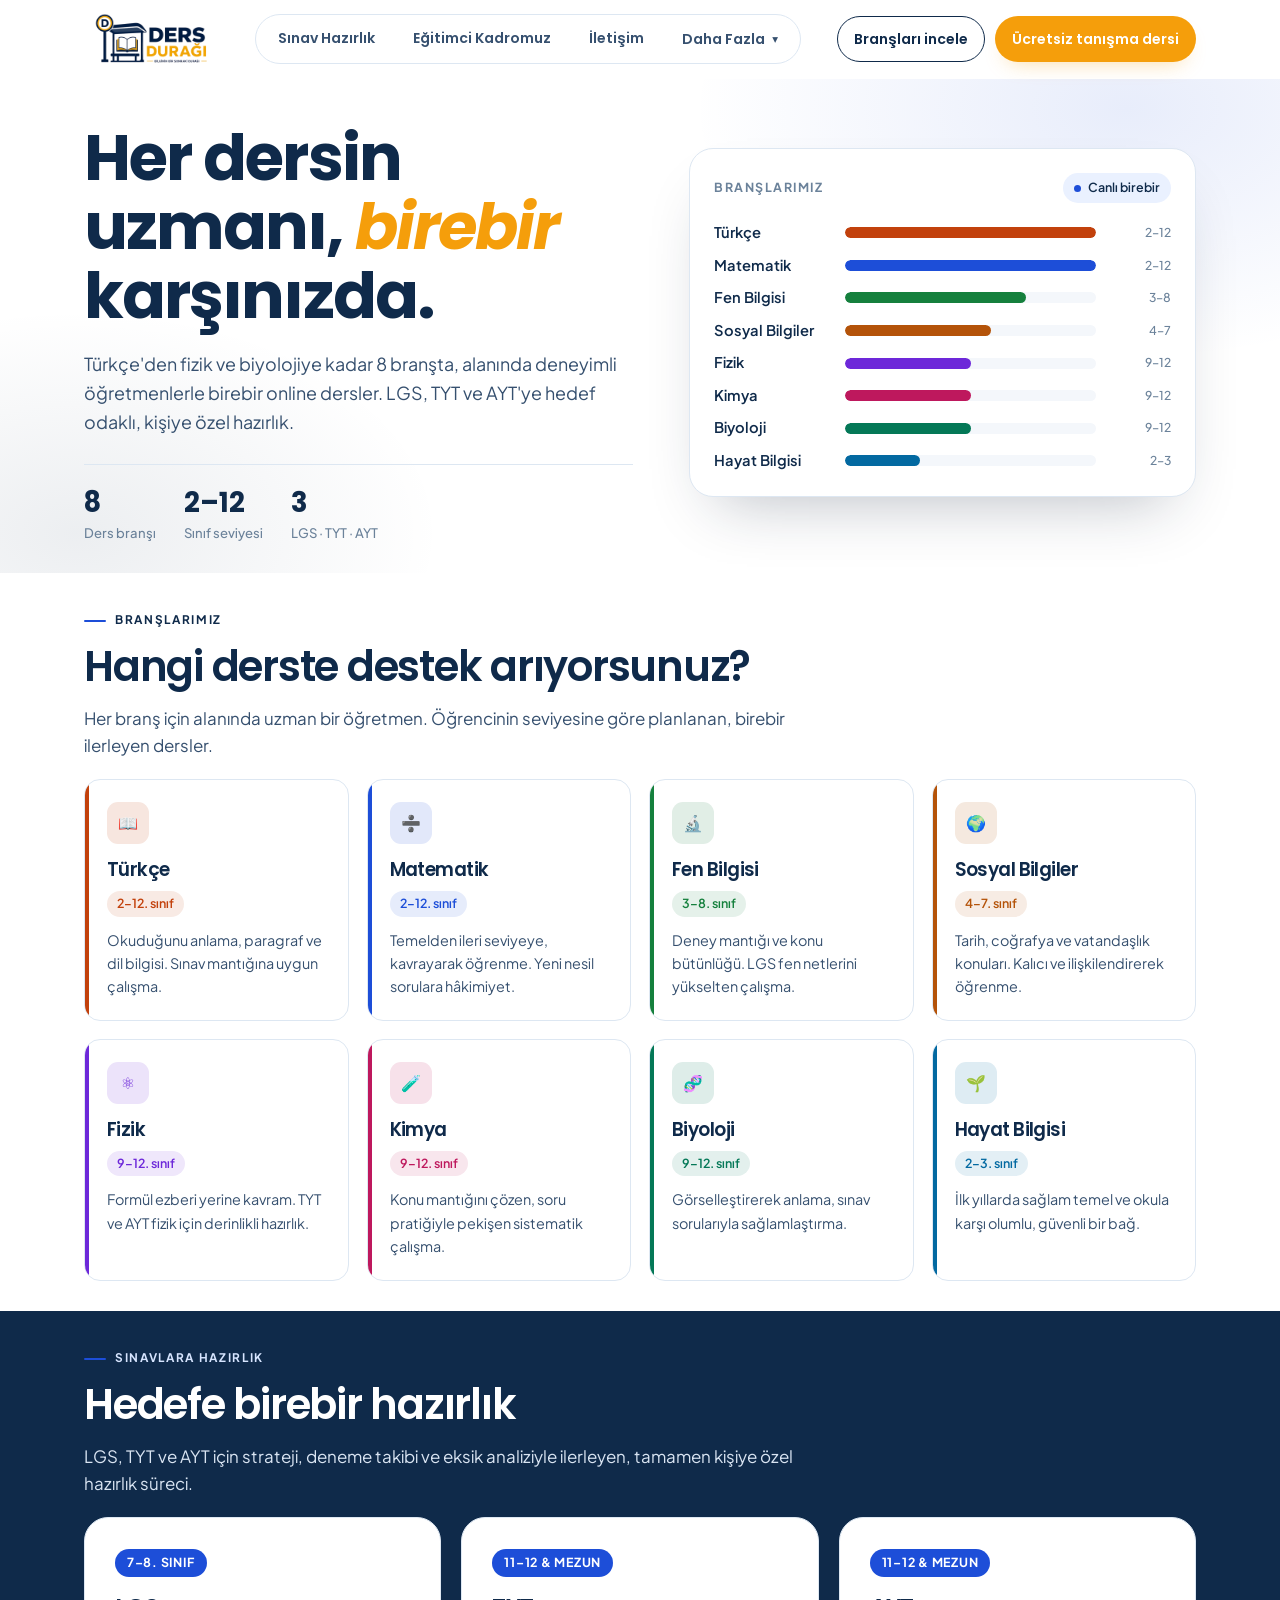
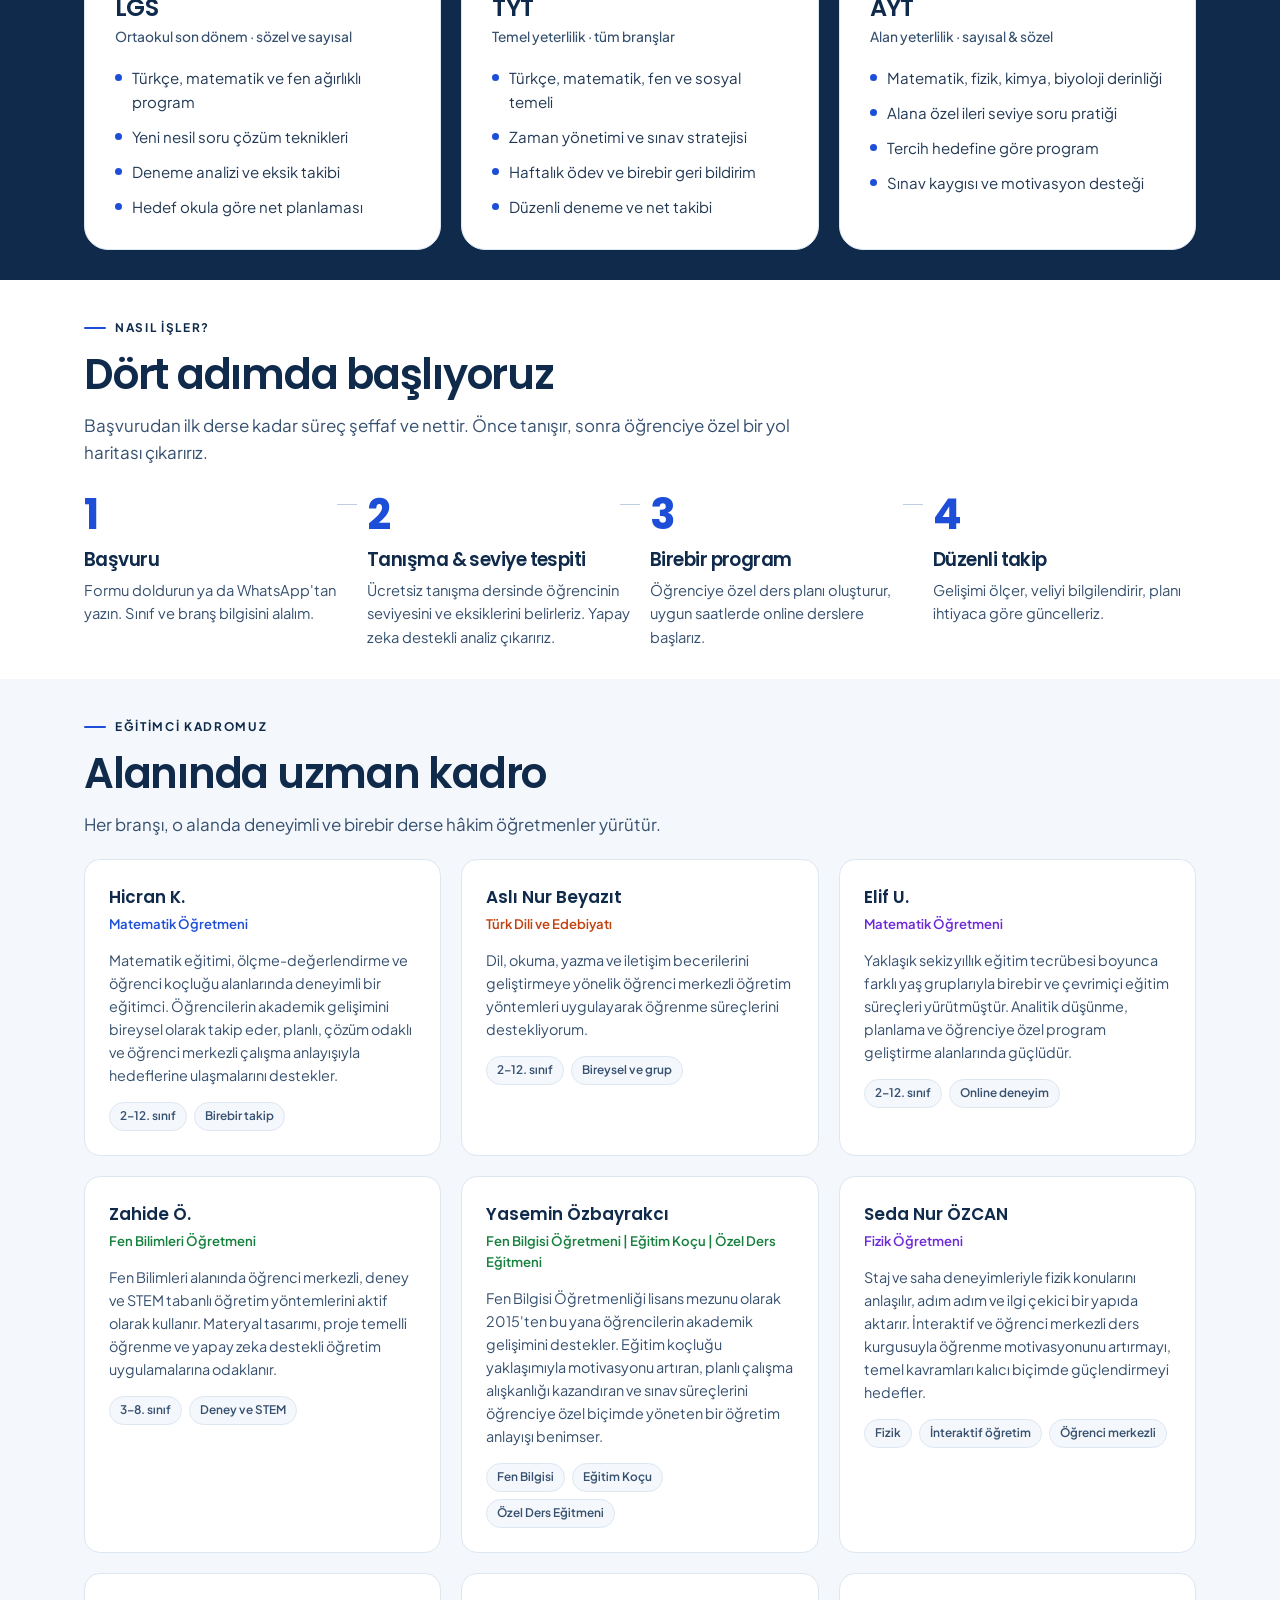
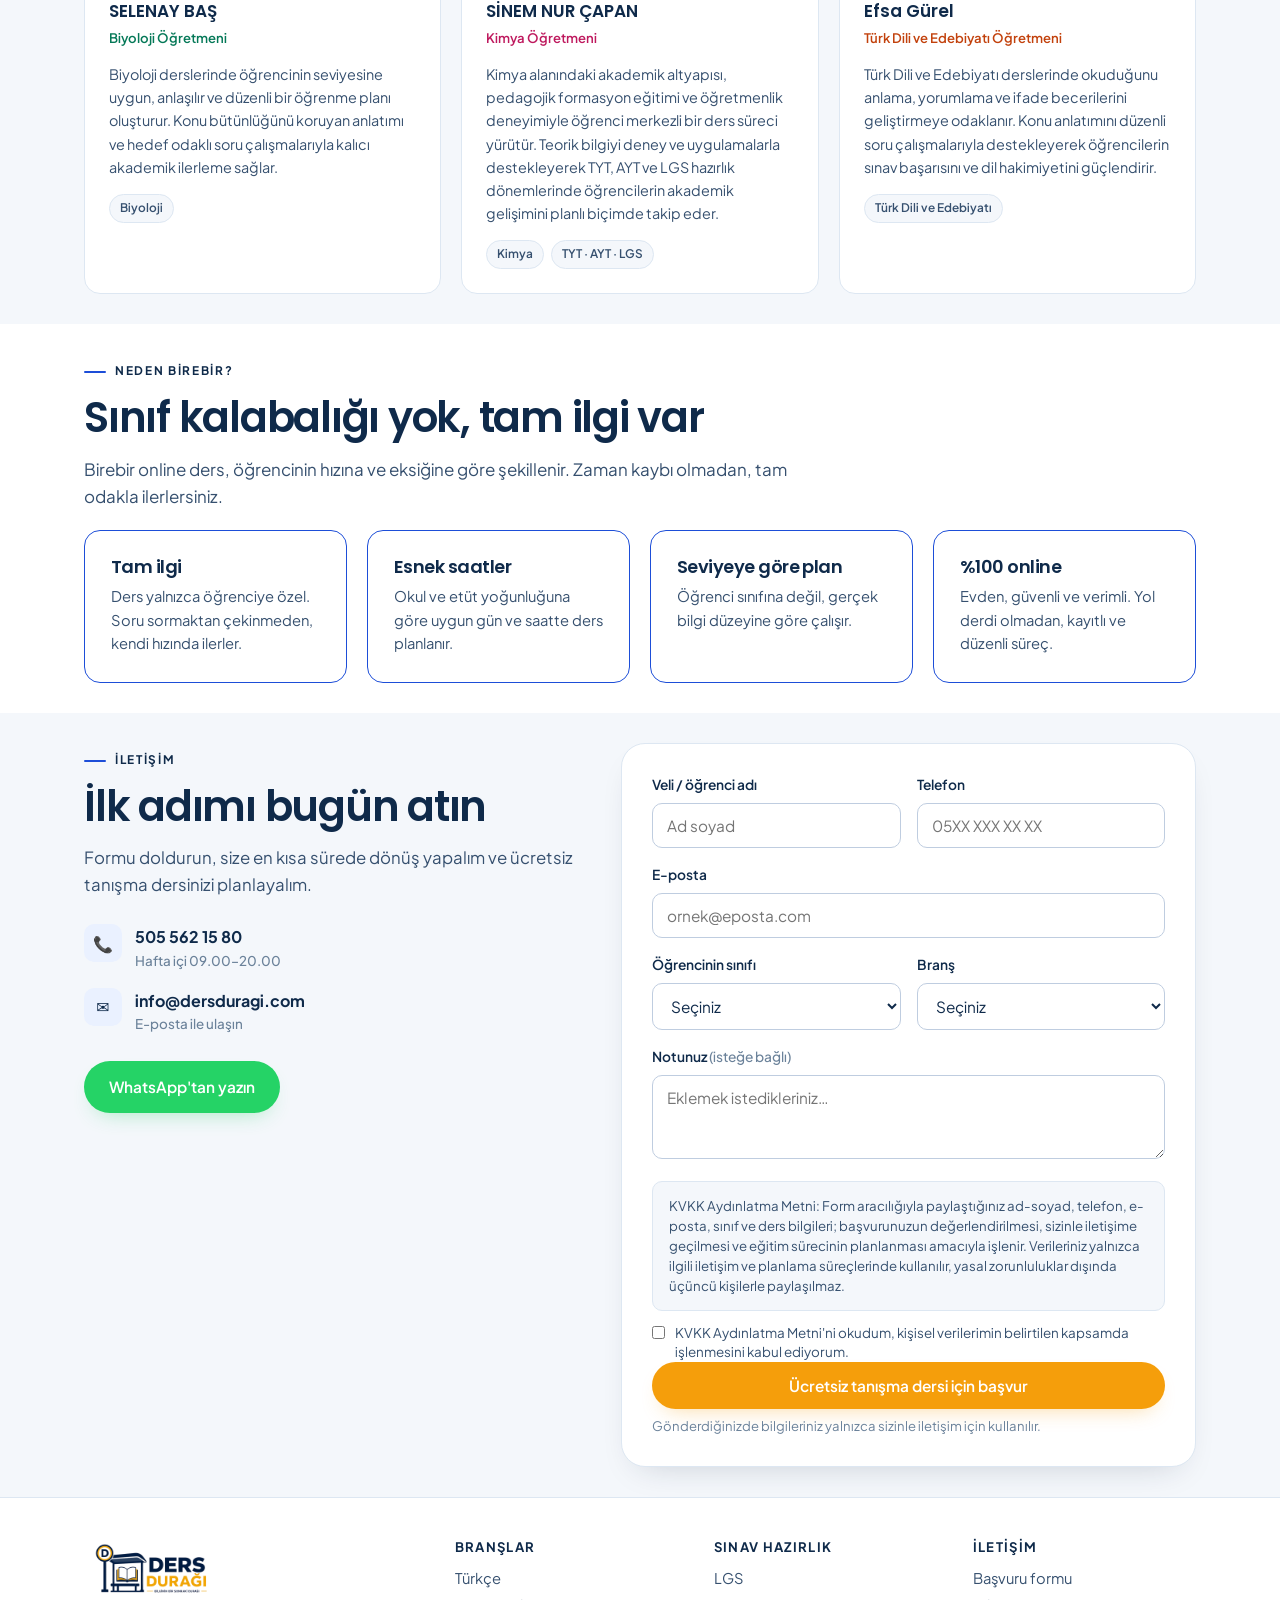
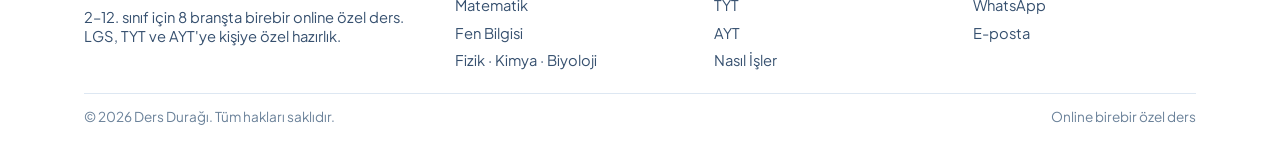
<file: index.html>
<!DOCTYPE html>
<html lang="tr">
<head>
  <meta name="google-site-verification" content="pLOS9aN-3yRyum0wqBljsyfygA7t_Sw7VsOqA29LB-8" />
  <link rel="canonical" href="https://www.dersduragi.com/">
  <meta property="og:type" content="website">
  <meta property="og:site_name" content="Ders Duragi">
  <meta property="og:title" content="Ders Duragi - Online Ozel Ders">
  <meta property="og:url" content="https://www.dersduragi.com/">
  <meta property="og:image" content="https://www.dersduragi.com/logo.png">
  <meta property="og:locale" content="tr_TR">
  <meta name="twitter:card" content="summary_large_image">
  <meta property="og:description" content="2-12. sınıf için 8 branşta birebir online özel ders. LGS, TYT ve AYT'ye hedef odaklı hazırlık.">
  <script type="application/ld+json">
    {"@context":"https://schema.org","@graph":[{"@type":"EducationalOrganization","@id":"https://www.dersduragi.com/#organization","name":"Ders Durağı","url":"https://www.dersduragi.com/","logo":"https://www.dersduragi.com/logo.png","description":"2-12. sınıf için 8 branşta birebir online özel ders. LGS, TYT ve AYT'ye kişiye özel hazırlık.","email":"info@dersduragi.com","telephone":"+905055621580","areaServed":{"@type":"Country","name":"Türkiye"},"sameAs":["https://wa.me/905055621580","https://www.instagram.com/dersduragi2026"]},{"@type":"WebSite","@id":"https://www.dersduragi.com/#website","url":"https://www.dersduragi.com/","name":"Ders Durağı","inLanguage":"tr-TR","publisher":{"@id":"https://www.dersduragi.com/#organization"}},{"@type":"Service","name":"Birebir Online Özel Ders","serviceType":"Online özel ders","provider":{"@id":"https://www.dersduragi.com/#organization"},"areaServed":{"@type":"Country","name":"Türkiye"},"audience":{"@type":"EducationalAudience","educationalRole":"student"}}]}
  </script>
<meta charset="UTF-8">
<meta name="viewport" content="width=device-width, initial-scale=1.0">
<title>Ders Durağı · Online Özel Ders</title>
<meta name="description" content="2–12. sınıf için 8 branşta birebir online özel ders. Alanında uzman öğretmenlerle LGS, TYT ve AYT'ye hedef odaklı hazırlık.">
<link rel="icon" type="image/png" href="logo.png">
<link rel="apple-touch-icon" href="logo.png">
<link rel="preconnect" href="https://fonts.googleapis.com">
<link rel="preconnect" href="https://fonts.gstatic.com" crossorigin>
<link href="https://fonts.googleapis.com/css2?family=Plus+Jakarta+Sans:wght@400;500;600;700&family=Poppins:wght@500;600;700;800&display=swap" rel="stylesheet">
<style>
  :root{
    --ink:#0F2A4A;
    --ink-soft:#36506F;
    --ink-faint:#6B829A;
    --paper:#FFFFFF;
    --paper-2:#F4F7FB;
    --line:#DDE7F2;
    --line-strong:#BFCDE0;
    --brand:#1D4ED8;
    --brand-deep:#0F2A4A;
    --brand-tint:#EAF1FF;
    --white:#ffffff;

    /* Branş renk sistemi (signature) */
    --s-turkce:#C2410C;
    --s-mat:#1D4ED8;
    --s-sosyal:#B45309;
    --s-fen:#15803D;
    --s-fizik:#6D28D9;
    --s-kimya:#BE185D;
    --s-biyo:#047857;
    --s-hayat:#0369A1;

    --r-s:10px; --r-m:16px; --r-l:24px;
    --shadow-s:0 1px 2px rgba(22,36,59,.05);
    --shadow-m:0 14px 34px -18px rgba(22,36,59,.22);
    --shadow-l:0 30px 60px -28px rgba(22,36,59,.30);
    --maxw:1160px;
  }

  *{box-sizing:border-box;margin:0;padding:0}
  html{scroll-behavior:smooth}
  body{
    background:var(--paper);
    color:var(--ink);
    font-family:"Plus Jakarta Sans",system-ui,sans-serif;
    line-height:1.6;
    -webkit-font-smoothing:antialiased;
    overflow-x:hidden;
  }
  h1,h2,h3,h4{font-family:"Poppins",system-ui,sans-serif;font-weight:600;line-height:1.12;letter-spacing:-.03em;color:var(--ink)}
  a{color:inherit;text-decoration:none}
  img{max-width:100%;display:block}
  .wrap{max-width:var(--maxw);margin:0 auto;padding:0 24px}

  .eyebrow{
    display:inline-flex;align-items:center;gap:9px;
    font-size:.74rem;font-weight:700;letter-spacing:.14em;text-transform:uppercase;
    color:var(--brand-deep);
  }
  .eyebrow::before{content:"";width:22px;height:2px;background:var(--brand);border-radius:2px}

  .btn{
    display:inline-flex;align-items:center;justify-content:center;gap:9px;
    font-family:inherit;font-size:.96rem;font-weight:600;
    padding:13px 24px;border-radius:999px;border:1px solid transparent;
    cursor:pointer;transition:transform .18s ease, box-shadow .18s ease, background .18s ease, color .18s ease;
    white-space:nowrap;
  }
  .btn-primary{background:var(--brand-deep);color:#fff;box-shadow:0 10px 22px -12px rgba(15,42,74,.38)}
  .btn-primary:hover{background:var(--brand);transform:translateY(-2px);box-shadow:0 16px 30px -12px rgba(29,78,216,.34)}
  .btn-trial{background:#F59E0B;color:#fff;box-shadow:0 10px 22px -12px rgba(245,158,11,.45)}
  .btn-trial:hover{background:#D97706;transform:translateY(-2px);box-shadow:0 16px 30px -12px rgba(217,119,6,.45)}
  .btn-ghost{background:transparent;color:var(--brand-deep);border-color:var(--brand-deep)}
  .btn-ghost:hover{background:var(--brand);border-color:var(--brand);color:#fff;transform:translateY(-2px)}
  .btn-wa{background:#25D366;color:#fff;box-shadow:0 10px 22px -12px rgba(37,211,102,.45)}
  .btn-wa:hover{background:#128C7E;transform:translateY(-2px);box-shadow:0 16px 30px -12px rgba(18,140,126,.45)}

  /* ---------- Header ---------- */
  header{
    position:sticky;top:0;z-index:50;
    background:rgba(255,255,255,.92);
    backdrop-filter:saturate(160%) blur(12px);
    border-bottom:1px solid transparent;transition:border-color .25s ease, box-shadow .25s ease;
  }
  header.scrolled{border-color:var(--line);box-shadow:0 14px 28px -22px rgba(43,10,16,.35)}
  .nav{display:grid;grid-template-columns:auto 1fr auto;align-items:center;gap:14px;min-height:78px}
  header,
  header .nav-links a,
  header .nav-cta .btn,
  header .menu-btn {font-family:"Poppins",system-ui,sans-serif}
  .brand{display:flex;align-items:center;gap:11px;font-family:"Poppins",system-ui,sans-serif;font-weight:600;font-size:1.02rem;letter-spacing:0}
  .brand-logo{height:58px;width:auto;display:block}
  .brand .mark{
    width:34px;height:34px;border-radius:9px;flex:0 0 auto;
    background:linear-gradient(135deg,var(--brand),var(--brand-deep));
    display:grid;place-items:center;color:#fff;font-size:1rem;box-shadow:var(--shadow-s);
    position:relative;overflow:hidden;
  }
  .brand .mark::after{content:"";position:absolute;right:-7px;bottom:-7px;width:18px;height:18px;border-radius:50%;background:rgba(255,255,255,.18)}
  .nav-links{display:flex;align-items:center;justify-content:center;gap:clamp(10px,1.4vw,22px);background:#fff;border:1px solid var(--line);border-radius:999px;padding:6px 12px;justify-self:center;min-width:0}
  .nav-links a{font-size:.88rem;font-weight:600;color:var(--ink-soft);transition:color .15s ease, background .15s ease;position:relative;padding:7px 10px;border-radius:999px;line-height:1.1;white-space:nowrap}
  .nav-links a:hover{color:var(--ink);background:var(--paper-2)}
  .nav-dd{position:relative}
  .nav-dd > summary{list-style:none;font-size:.88rem;font-weight:600;color:var(--ink-soft);padding:7px 10px;border-radius:999px;cursor:pointer;white-space:nowrap;display:flex;align-items:center;gap:7px}
  .nav-dd > summary::after{content:"▾";font-size:.72rem;line-height:1;transform:translateY(1px)}
  .nav-dd > summary::-webkit-details-marker{display:none}
  .nav-dd > summary:hover{color:var(--ink);background:var(--paper-2)}
  .nav-dd-menu{position:absolute;top:calc(100% + 8px);left:0;min-width:210px;background:#fff;border:1px solid var(--line);border-radius:14px;box-shadow:0 22px 40px -28px rgba(43,10,16,.35);padding:8px;display:grid;gap:4px;z-index:60}
  .nav-dd-menu a{padding:9px 10px;border-radius:10px;font-size:.86rem;font-weight:600;color:var(--ink-soft)}
  .nav-dd-menu a:hover{background:var(--paper-2);color:var(--ink)}
  .nav-cta{display:flex;align-items:center;gap:10px}
  .nav-cta .btn{padding:11px 16px;font-size:.88rem}
  .menu-btn{display:none;background:none;border:1px solid var(--line-strong);border-radius:9px;width:42px;height:42px;cursor:pointer}
  .menu-btn span{display:block;width:18px;height:2px;background:var(--ink);margin:3px auto;border-radius:2px}

  /* ---------- Hero ---------- */
  .hero{position:relative;padding:24px 0 30px}
  .hero::before{
    content:"";position:absolute;inset:0;z-index:-1;
    background:
      radial-gradient(620px 360px at 88% 6%, rgba(29,78,216,.10), transparent 70%),
      radial-gradient(520px 320px at 6% 92%, rgba(15,42,74,.08), transparent 70%);
  }
  .hero-grid{display:grid;grid-template-columns:1.04fr .96fr;gap:56px;align-items:center}
  .hero h1{font-family:"Poppins",system-ui,sans-serif;font-size:clamp(2.5rem,5.2vw,4rem);font-weight:700;line-height:1.08;margin:20px 0 0;letter-spacing:-.03em}
  .hero h1 em{font-style:italic;color:#F59E0B}
  .hero p.lead{font-size:1.12rem;color:var(--ink-soft);max-width:30em;margin-top:20px}
  .hero-stats{display:flex;flex-wrap:wrap;gap:28px;margin-top:28px;padding-top:24px;border-top:1px solid var(--line)}
  .stat .n{font-family:"Poppins",system-ui,sans-serif;font-size:1.7rem;font-weight:700;color:var(--ink);line-height:1}
  .stat .l{font-size:.82rem;color:var(--ink-faint);margin-top:5px;font-weight:500}

  /* Hero kartı: branş spektrumu */
  .hero-card{
    background:var(--white);border:1px solid var(--line);border-radius:var(--r-l);
    box-shadow:var(--shadow-l);padding:24px;position:relative;
  }
  .hero-card .hc-top{display:flex;align-items:center;justify-content:space-between;margin-bottom:18px}
  .hero-card .hc-top .lbl{font-size:.78rem;font-weight:700;letter-spacing:.12em;text-transform:uppercase;color:var(--ink-faint)}
  .live{display:inline-flex;align-items:center;gap:7px;font-size:.78rem;font-weight:600;color:var(--brand-deep);background:var(--brand-tint);padding:5px 11px;border-radius:999px}
  .live .dot{width:7px;height:7px;border-radius:50%;background:var(--brand);box-shadow:0 0 0 0 rgba(29,78,216,.55);animation:pulse 2s infinite}
  @keyframes pulse{0%{box-shadow:0 0 0 0 rgba(29,78,216,.45)}70%{box-shadow:0 0 0 7px rgba(29,78,216,0)}100%{box-shadow:0 0 0 0 rgba(29,78,216,0)}}
  .spectrum{display:flex;flex-direction:column;gap:9px}
  .spec-row{display:flex;align-items:center;gap:13px}
  .spec-row .name{font-size:.92rem;font-weight:600;width:118px;flex:0 0 auto}
  .spec-row .bar{height:11px;border-radius:999px;flex:1;background:var(--paper-2);overflow:hidden;position:relative}
  .spec-row .bar > i{position:absolute;left:0;top:0;bottom:0;border-radius:999px;width:0;transition:width 1.1s cubic-bezier(.2,.7,.2,1)}
  .spec-row .grade{font-size:.76rem;color:var(--ink-faint);width:62px;text-align:right;flex:0 0 auto;font-weight:500}

  /* ---------- Section base ---------- */
  section.block{padding:30px 0}
  .sec-head{max-width:46rem;margin-bottom:20px}
  .sec-head h2{font-size:clamp(1.9rem,3.4vw,2.6rem);margin-top:14px}
  .sec-head p{color:var(--ink-soft);font-size:1.06rem;margin-top:14px}

  /* ---------- Subjects ---------- */
  .subj-grid{display:grid;grid-template-columns:repeat(4,1fr);gap:18px}
  .subj{
    --c:var(--brand);
    background:var(--white);border:1px solid var(--line);border-radius:var(--r-m);
    padding:22px;position:relative;overflow:hidden;
    transition:transform .2s ease, box-shadow .2s ease, border-color .2s ease;
  }
  .subj::before{content:"";position:absolute;left:0;top:0;bottom:0;width:4px;background:var(--c)}
  .subj:hover{transform:translateY(-5px);box-shadow:var(--shadow-m);border-color:var(--line-strong)}
  .subj .ic{width:42px;height:42px;border-radius:11px;display:grid;place-items:center;background:color-mix(in srgb,var(--c) 13%,white);color:var(--c);margin-bottom:16px}
  .subj h3{font-size:1.16rem;font-weight:600}
  .subj .gr{display:inline-block;font-size:.78rem;font-weight:600;color:var(--c);background:color-mix(in srgb,var(--c) 11%,white);padding:3px 10px;border-radius:999px;margin-top:10px}
  .subj p{font-size:.9rem;color:var(--ink-soft);margin-top:12px}

  /* ---------- Exam prep ---------- */
  .exams{background:var(--ink);color:#FFFFFF;border-radius:0}
  .exams .eyebrow{color:#D7E5FF}
  .exams .eyebrow::before{background:var(--brand)}
  .exams .sec-head h2{color:#fff}
  .exams .sec-head p{color:#D9E4F2}
  .exam-grid{display:grid;grid-template-columns:repeat(3,1fr);gap:20px}
  .exam{
    background:#FFFFFF;border:1px solid var(--line);
    border-radius:var(--r-l);padding:30px;transition:transform .2s ease, background .2s ease;
  }
  .exam:hover{transform:translateY(-5px);background:var(--paper-2)}
  .exam .tag{font-size:.78rem;font-weight:700;letter-spacing:.06em;color:#FFFFFF;background:var(--brand);display:inline-block;padding:4px 12px;border-radius:999px}
  .exam h3{color:var(--ink);font-size:1.5rem;margin:18px 0 4px}
  .exam .who{font-size:.86rem;color:var(--ink-soft);font-weight:500}
  .exam ul{list-style:none;margin-top:18px;display:flex;flex-direction:column;gap:11px}
  .exam li{font-size:.94rem;color:#213854;display:flex;gap:10px;align-items:flex-start}
  .exam li::before{content:"";width:7px;height:7px;border-radius:50%;background:var(--brand);margin-top:8px;flex:0 0 auto}

  /* ---------- How it works ---------- */
  .steps{display:grid;grid-template-columns:repeat(4,1fr);gap:20px;counter-reset:step}
  .step{position:relative;padding-top:8px}
  .step .num{
    font-family:"Poppins",system-ui,sans-serif;font-size:2.6rem;font-weight:700;color:var(--brand);
    line-height:1;display:block;margin-bottom:14px;
  }
  .step h3{font-size:1.16rem;margin-bottom:8px}
  .step p{font-size:.92rem;color:var(--ink-soft)}
  .step:not(:last-child)::after{content:"";position:absolute;top:18px;right:-10px;width:20px;height:1px;background:var(--line-strong)}

  /* ---------- Teachers ---------- */
  .teach-grid{display:grid;grid-template-columns:repeat(3,1fr);gap:20px}
  .teacher{
    --c:var(--brand);
    background:var(--white);border:1px solid var(--line);border-radius:var(--r-m);
    padding:24px;transition:transform .2s ease, box-shadow .2s ease;
  }
  .teacher:hover{transform:translateY(-4px);box-shadow:var(--shadow-m)}
  .teacher .top{display:flex;align-items:center;gap:14px}
  .avatar{
    width:54px;height:54px;border-radius:14px;flex:0 0 auto;display:grid;place-items:center;
    overflow:hidden;background:linear-gradient(135deg,var(--c),color-mix(in srgb,var(--c) 60%,black));
    box-shadow:0 10px 18px -14px rgba(15,42,74,.35);
  }
  .avatar img{
    width:100%;height:100%;display:block;object-fit:cover;object-position:center;
  }
  .teacher .nm{font-weight:600;font-size:1.06rem;font-family:"Poppins",system-ui,sans-serif}
  .teacher .br{font-size:.82rem;font-weight:600;color:var(--c);margin-top:2px}
  .teacher p{font-size:.9rem;color:var(--ink-soft);margin-top:15px}
  .teacher .meta{display:flex;gap:7px;flex-wrap:wrap;margin-top:15px}
  .chip{font-size:.74rem;font-weight:600;color:var(--ink-soft);background:var(--paper-2);border:1px solid var(--line);padding:4px 10px;border-radius:999px}

  /* ---------- Why ---------- */
  .why{background:var(--paper-2)}
  .why-grid{display:grid;grid-template-columns:repeat(4,1fr);gap:20px}
  .feat{background:var(--white);border:1px solid var(--brand);border-radius:var(--r-m);padding:26px}
  .feat .ic{width:46px;height:46px;border-radius:12px;display:grid;place-items:center;background:var(--brand-tint);color:var(--brand-deep);margin-bottom:16px}
  .feat h3{font-size:1.12rem;margin-bottom:8px}
  .feat p{font-size:.92rem;color:var(--ink-soft)}

  /* ---------- Contact / form ---------- */
  .contact-grid{display:grid;grid-template-columns:.92fr 1.08fr;gap:48px;align-items:start}
  .contact-aside h2{font-size:clamp(1.9rem,3.4vw,2.6rem);margin:14px 0}
  .contact-aside p{color:var(--ink-soft);font-size:1.05rem}
  .contact-points{list-style:none;margin-top:26px;display:flex;flex-direction:column;gap:16px}
  .contact-points li{display:flex;gap:13px;align-items:flex-start;font-weight:500}
  .contact-points .ic{width:38px;height:38px;border-radius:10px;background:var(--brand-tint);color:var(--brand-deep);display:grid;place-items:center;flex:0 0 auto}
  .contact-points small{display:block;color:var(--ink-faint);font-weight:500;font-size:.84rem}
  .wa-row{margin-top:26px}

  form.card{background:var(--white);border:1px solid var(--line);border-radius:var(--r-l);padding:30px;box-shadow:var(--shadow-m)}
  .field{margin-bottom:16px}
  .field label{display:block;font-size:.86rem;font-weight:600;margin-bottom:7px}
  .field input,.field select,.field textarea{
    width:100%;font-family:inherit;font-size:.96rem;color:var(--ink);
    padding:12px 14px;border:1px solid var(--line-strong);border-radius:var(--r-s);background:var(--paper);
    transition:border-color .15s ease, box-shadow .15s ease;
  }
  .field input:focus,.field select:focus,.field textarea:focus{outline:none;border-color:var(--brand);box-shadow:0 0 0 3px rgba(29,78,216,.14);background:#fff}
  .field textarea{resize:vertical;min-height:84px}
  .grid-2{display:grid;grid-template-columns:1fr 1fr;gap:16px}
  .kvkk-box{margin-top:8px;padding:14px 16px;border:1px solid var(--line);border-radius:var(--r-s);background:var(--paper-2)}
  .kvkk-box p{font-size:.83rem;line-height:1.5;color:var(--ink-soft)}
  .kvkk-check{display:flex;align-items:flex-start;gap:10px;margin-top:12px}
  .kvkk-check input{margin-top:3px;accent-color:var(--brand)}
  .kvkk-check label{font-size:.84rem;line-height:1.45;color:var(--ink-soft)}
  .form-note{font-size:.82rem;color:var(--ink-faint);margin-top:6px}
  .form-ok{display:none;align-items:center;gap:12px;background:var(--brand-tint);border:1px solid var(--line-strong);color:var(--brand-deep);padding:16px;border-radius:var(--r-m);font-weight:600;font-size:.95rem;margin-bottom:18px}
  .form-ok.show{display:flex}

  /* ---------- Footer ---------- */
  footer{background:var(--paper);color:var(--ink-soft);padding:42px 0 24px;border-top:1px solid var(--line);line-height:1.35}
  .foot-grid{display:grid;grid-template-columns:1.5fr 1fr 1fr 1fr;gap:36px}
  footer .brand{color:var(--ink)}
  footer .ft-desc{font-size:.92rem;color:var(--ink-soft);margin-top:10px;max-width:24em;line-height:1.3}
  footer h4{color:var(--ink);font-family:"Plus Jakarta Sans",sans-serif;font-size:.82rem;letter-spacing:.1em;text-transform:uppercase;font-weight:700;margin-bottom:12px}
  footer ul{list-style:none;display:flex;flex-direction:column;gap:6px}
  footer ul a{font-size:.92rem;color:var(--ink-soft);transition:color .15s ease;line-height:1.2}
  footer ul a:hover{color:var(--brand)}
  .foot-bottom{display:flex;justify-content:space-between;align-items:center;flex-wrap:wrap;gap:8px;margin-top:22px;padding-top:14px;border-top:1px solid var(--line);font-size:.85rem;color:var(--ink-faint);line-height:1.25}

  /* ---------- Reveal ---------- */
  .reveal{opacity:0;transform:translateY(22px);transition:opacity .7s ease, transform .7s ease}
  .reveal.in{opacity:1;transform:none}
  .reveal.d1{transition-delay:.08s}.reveal.d2{transition-delay:.16s}.reveal.d3{transition-delay:.24s}.reveal.d4{transition-delay:.32s}

  /* ---------- Responsive ---------- */
  @media(max-width:980px){
    .hero-grid{grid-template-columns:1fr;gap:40px}
    .subj-grid{grid-template-columns:repeat(2,1fr)}
    .exam-grid{grid-template-columns:1fr}
    .steps{grid-template-columns:repeat(2,1fr)}
    .step:not(:last-child)::after{display:none}
    .teach-grid{grid-template-columns:repeat(2,1fr)}
    .why-grid{grid-template-columns:repeat(2,1fr)}
    .contact-grid{grid-template-columns:1fr;gap:32px}
    .foot-grid{grid-template-columns:1fr 1fr;gap:30px}
  }
  @media(max-width:1180px){
    .nav-cta .btn-ghost{display:none}
    .nav-cta .btn-primary{padding:10px 14px;font-size:.84rem}
    .brand-logo{height:52px}
  }
  @media(max-width:920px){
    .brand-logo{height:44px}
    .nav-links{display:none}
    .menu-open .nav-dd{width:100%;border-bottom:1px solid var(--line)}
    .menu-open .nav-dd > summary{padding:10px 4px;border-radius:0;justify-content:space-between}
    .menu-open .nav-dd-menu{position:static;min-width:0;border:none;box-shadow:none;padding:0 0 8px 12px;background:transparent}
    .menu-open .nav-dd-menu a{padding:8px 0;font-size:.85rem}
    .nav-cta .btn-primary{display:none}
    .menu-btn{display:block}
    .menu-open .nav-links{display:flex;position:absolute;top:76px;left:16px;right:16px;flex-direction:column;gap:0;background:#fff;border:1px solid var(--line);border-radius:14px;box-shadow:0 24px 42px -30px rgba(43,10,16,.35);padding:8px 18px 12px}
    .menu-open .nav-links a{padding:10px 4px;border-bottom:1px solid var(--line);border-radius:0}
    .menu-open .nav-links a:last-child{border-bottom:none}
    .subj-grid,.teach-grid,.why-grid,.foot-grid{grid-template-columns:1fr}
    .steps{grid-template-columns:1fr}
    .grid-2{grid-template-columns:1fr}
    .hero-stats{gap:22px}
    section.block{padding:22px 0}
  }
  @media (prefers-reduced-motion:reduce){
    *{animation:none!important;transition:none!important;scroll-behavior:auto!important}
    .reveal{opacity:1;transform:none}
    .spec-row .bar>i{transition:none}
  }
  :focus-visible{outline:2px solid var(--brand);outline-offset:2px;border-radius:4px}
</style>
</head>
<body>

<!-- ============ HEADER ============ -->
<header id="header">
  <div class="wrap nav" id="nav">
    <a href="#" class="brand" aria-label="Ders Durağı">
      <img src="logo.png?v=20260623" alt="Ders Durağı logosu" class="brand-logo">
    </a>
    <nav class="nav-links">
      <a href="#sinavlar">Sınav Hazırlık</a>
      <a href="#ogretmenler">Eğitimci Kadromuz</a>
      <a href="#iletisim">İletişim</a>
      <details class="nav-dd">
        <summary>Daha Fazla</summary>
        <div class="nav-dd-menu">
          <a href="#nasil">Nasıl İşler</a>
          <a href="sss.html">SSS</a>
        </div>
      </details>
    </nav>
    <div class="nav-cta">
      <a href="#bransch" class="btn btn-ghost">Branşları incele</a>
      <a href="#iletisim" class="btn btn-trial">Ücretsiz tanışma dersi</a>
      <button class="menu-btn" id="menuBtn" aria-label="Menü"><span></span><span></span><span></span></button>
    </div>
  </div>
</header>

<!-- ============ HERO ============ -->
<section class="hero">
  <div class="wrap hero-grid">
    <div class="hero-text">
      <h1 class="reveal d1">Her dersin uzmanı, <em>birebir</em> karşınızda.</h1>
      <p class="lead reveal d2">Türkçe'den fizik ve biyolojiye kadar 8 branşta, alanında deneyimli öğretmenlerle birebir online dersler. LGS, TYT ve AYT'ye hedef odaklı, kişiye özel hazırlık.</p>
      <div class="hero-stats reveal d3">
        <div class="stat"><div class="n">8</div><div class="l">Ders branşı</div></div>
        <div class="stat"><div class="n">2–12</div><div class="l">Sınıf seviyesi</div></div>
        <div class="stat"><div class="n">3</div><div class="l">LGS · TYT · AYT</div></div>
      </div>
    </div>

    <div class="hero-card reveal d2" id="heroCard">
      <div class="hc-top">
        <span class="lbl">Branşlarımız</span>
        <span class="live"><span class="dot"></span>Canlı birebir</span>
      </div>
      <div class="spectrum">
        <div class="spec-row"><span class="name">Türkçe</span><span class="bar"><i style="--c:var(--s-turkce);background:var(--s-turkce)" data-w="100%"></i></span><span class="grade">2–12</span></div>
        <div class="spec-row"><span class="name">Matematik</span><span class="bar"><i style="--c:var(--s-mat);background:var(--s-mat)" data-w="100%"></i></span><span class="grade">2–12</span></div>
        <div class="spec-row"><span class="name">Fen Bilgisi</span><span class="bar"><i style="background:var(--s-fen)" data-w="72%"></i></span><span class="grade">3–8</span></div>
        <div class="spec-row"><span class="name">Sosyal Bilgiler</span><span class="bar"><i style="background:var(--s-sosyal)" data-w="58%"></i></span><span class="grade">4–7</span></div>
        <div class="spec-row"><span class="name">Fizik</span><span class="bar"><i style="background:var(--s-fizik)" data-w="50%"></i></span><span class="grade">9–12</span></div>
        <div class="spec-row"><span class="name">Kimya</span><span class="bar"><i style="background:var(--s-kimya)" data-w="50%"></i></span><span class="grade">9–12</span></div>
        <div class="spec-row"><span class="name">Biyoloji</span><span class="bar"><i style="background:var(--s-biyo)" data-w="50%"></i></span><span class="grade">9–12</span></div>
        <div class="spec-row"><span class="name">Hayat Bilgisi</span><span class="bar"><i style="background:var(--s-hayat)" data-w="30%"></i></span><span class="grade">2–3</span></div>
      </div>
    </div>
  </div>
</section>

<!-- ============ SUBJECTS ============ -->
<section class="block" id="bransch">
  <div class="wrap">
    <div class="sec-head reveal">
      <span class="eyebrow">Branşlarımız</span>
      <h2>Hangi derste destek arıyorsunuz?</h2>
      <p>Her branş için alanında uzman bir öğretmen. Öğrencinin seviyesine göre planlanan, birebir ilerleyen dersler.</p>
    </div>
    <div class="subj-grid">
      <article class="subj reveal" style="--c:var(--s-turkce)">
        <div class="ic">📖</div><h3>Türkçe</h3><span class="gr">2–12. sınıf</span>
        <p>Okuduğunu anlama, paragraf ve dil bilgisi. Sınav mantığına uygun çalışma.</p>
      </article>
      <article class="subj reveal d1" style="--c:var(--s-mat)">
        <div class="ic">➗</div><h3>Matematik</h3><span class="gr">2–12. sınıf</span>
        <p>Temelden ileri seviyeye, kavrayarak öğrenme. Yeni nesil sorulara hâkimiyet.</p>
      </article>
      <article class="subj reveal d2" style="--c:var(--s-fen)">
        <div class="ic">🔬</div><h3>Fen Bilgisi</h3><span class="gr">3–8. sınıf</span>
        <p>Deney mantığı ve konu bütünlüğü. LGS fen netlerini yükselten çalışma.</p>
      </article>
      <article class="subj reveal d3" style="--c:var(--s-sosyal)">
        <div class="ic">🌍</div><h3>Sosyal Bilgiler</h3><span class="gr">4–7. sınıf</span>
        <p>Tarih, coğrafya ve vatandaşlık konuları. Kalıcı ve ilişkilendirerek öğrenme.</p>
      </article>
      <article class="subj reveal" style="--c:var(--s-fizik)">
        <div class="ic">⚛️</div><h3>Fizik</h3><span class="gr">9–12. sınıf</span>
        <p>Formül ezberi yerine kavram. TYT ve AYT fizik için derinlikli hazırlık.</p>
      </article>
      <article class="subj reveal d1" style="--c:var(--s-kimya)">
        <div class="ic">🧪</div><h3>Kimya</h3><span class="gr">9–12. sınıf</span>
        <p>Konu mantığını çözen, soru pratiğiyle pekişen sistematik çalışma.</p>
      </article>
      <article class="subj reveal d2" style="--c:var(--s-biyo)">
        <div class="ic">🧬</div><h3>Biyoloji</h3><span class="gr">9–12. sınıf</span>
        <p>Görselleştirerek anlama, sınav sorularıyla sağlamlaştırma.</p>
      </article>
      <article class="subj reveal d3" style="--c:var(--s-hayat)">
        <div class="ic">🌱</div><h3>Hayat Bilgisi</h3><span class="gr">2–3. sınıf</span>
        <p>İlk yıllarda sağlam temel ve okula karşı olumlu, güvenli bir bağ.</p>
      </article>
    </div>
  </div>
</section>

<!-- ============ EXAM PREP ============ -->
<section class="block exams" id="sinavlar">
  <div class="wrap">
    <div class="sec-head reveal">
      <span class="eyebrow">Sınavlara hazırlık</span>
      <h2>Hedefe birebir hazırlık</h2>
      <p>LGS, TYT ve AYT için strateji, deneme takibi ve eksik analiziyle ilerleyen, tamamen kişiye özel hazırlık süreci.</p>
    </div>
    <div class="exam-grid">
      <article class="exam reveal">
        <span class="tag">7–8. SINIF</span>
        <h3>LGS</h3>
        <p class="who">Ortaokul son dönem · sözel ve sayısal</p>
        <ul>
          <li>Türkçe, matematik ve fen ağırlıklı program</li>
          <li>Yeni nesil soru çözüm teknikleri</li>
          <li>Deneme analizi ve eksik takibi</li>
          <li>Hedef okula göre net planlaması</li>
        </ul>
      </article>
      <article class="exam reveal d1">
        <span class="tag">11–12 & MEZUN</span>
        <h3>TYT</h3>
        <p class="who">Temel yeterlilik · tüm branşlar</p>
        <ul>
          <li>Türkçe, matematik, fen ve sosyal temeli</li>
          <li>Zaman yönetimi ve sınav stratejisi</li>
          <li>Haftalık ödev ve birebir geri bildirim</li>
          <li>Düzenli deneme ve net takibi</li>
        </ul>
      </article>
      <article class="exam reveal d2">
        <span class="tag">11–12 & MEZUN</span>
        <h3>AYT</h3>
        <p class="who">Alan yeterlilik · sayısal & sözel</p>
        <ul>
          <li>Matematik, fizik, kimya, biyoloji derinliği</li>
          <li>Alana özel ileri seviye soru pratiği</li>
          <li>Tercih hedefine göre program</li>
          <li>Sınav kaygısı ve motivasyon desteği</li>
        </ul>
      </article>
    </div>
  </div>
</section>

<!-- ============ HOW IT WORKS ============ -->
<section class="block" id="nasil">
  <div class="wrap">
    <div class="sec-head reveal">
      <span class="eyebrow">Nasıl işler?</span>
      <h2>Dört adımda başlıyoruz</h2>
      <p>Başvurudan ilk derse kadar süreç şeffaf ve nettir. Önce tanışır, sonra öğrenciye özel bir yol haritası çıkarırız.</p>
    </div>
    <div class="steps">
      <div class="step reveal"><span class="num">1</span><h3>Başvuru</h3><p>Formu doldurun ya da WhatsApp'tan yazın. Sınıf ve branş bilgisini alalım.</p></div>
      <div class="step reveal d1"><span class="num">2</span><h3>Tanışma & seviye tespiti</h3><p>Ücretsiz tanışma dersinde öğrencinin seviyesini ve eksiklerini belirleriz. Yapay zeka destekli analiz çıkarırız.</p></div>
      <div class="step reveal d2"><span class="num">3</span><h3>Birebir program</h3><p>Öğrenciye özel ders planı oluşturur, uygun saatlerde online derslere başlarız.</p></div>
      <div class="step reveal d3"><span class="num">4</span><h3>Düzenli takip</h3><p>Gelişimi ölçer, veliyi bilgilendirir, planı ihtiyaca göre güncelleriz.</p></div>
    </div>
  </div>
</section>

<!-- ============ TEACHERS ============ -->
<section class="block why" id="ogretmenler">
  <div class="wrap">
    <div class="sec-head reveal">
      <span class="eyebrow">Eğitimci Kadromuz</span>
      <h2>Alanında uzman kadro</h2>
      <p>Her branşı, o alanda deneyimli ve birebir derse hâkim öğretmenler yürütür.</p>
    </div>
    <div class="teach-grid">
      <article class="teacher reveal" style="--c:var(--s-mat)">
        <div class="top"><div><div class="nm">Hicran K.</div><div class="br">Matematik Öğretmeni</div></div></div>
        <p>Matematik eğitimi, ölçme-değerlendirme ve öğrenci koçluğu alanlarında deneyimli bir eğitimci. Öğrencilerin akademik gelişimini bireysel olarak takip eder, planlı, çözüm odaklı ve öğrenci merkezli çalışma anlayışıyla hedeflerine ulaşmalarını destekler.</p>
        <div class="meta"><span class="chip">2–12. sınıf</span><span class="chip">Birebir takip</span></div>
      </article>
      <article class="teacher reveal d1" style="--c:var(--s-turkce)">
        <div class="top"><div><div class="nm">Aslı Nur Beyazıt</div><div class="br">Türk Dili ve Edebiyatı</div></div></div>
        <p>Dil, okuma, yazma ve iletişim becerilerini geliştirmeye yönelik öğrenci merkezli öğretim yöntemleri uygulayarak öğrenme süreçlerini destekliyorum.</p>
        <div class="meta"><span class="chip">2–12. sınıf</span><span class="chip">Bireysel ve grup</span></div>
      </article>
      <article class="teacher reveal d2" style="--c:var(--s-fizik)">
        <div class="top"><div><div class="nm">Elif U.</div><div class="br">Matematik Öğretmeni</div></div></div>
        <p>Yaklaşık sekiz yıllık eğitim tecrübesi boyunca farklı yaş gruplarıyla birebir ve çevrimiçi eğitim süreçleri yürütmüştür. Analitik düşünme, planlama ve öğrenciye özel program geliştirme alanlarında güçlüdür.</p>
        <div class="meta"><span class="chip">2–12. sınıf</span><span class="chip">Online deneyim</span></div>
      </article>
      <article class="teacher reveal" style="--c:var(--s-fen)">
        <div class="top"><div><div class="nm">Zahide Ö.</div><div class="br">Fen Bilimleri Öğretmeni</div></div></div>
        <p>Fen Bilimleri alanında öğrenci merkezli, deney ve STEM tabanlı öğretim yöntemlerini aktif olarak kullanır. Materyal tasarımı, proje temelli öğrenme ve yapay zeka destekli öğretim uygulamalarına odaklanır.</p>
        <div class="meta"><span class="chip">3–8. sınıf</span><span class="chip">Deney ve STEM</span></div>
      </article>
      <article class="teacher reveal d1" style="--c:var(--s-fen)">
        <div class="top"><div><div class="nm">Yasemin Özbayrakcı</div><div class="br">Fen Bilgisi Öğretmeni | Eğitim Koçu | Özel Ders Eğitmeni</div></div></div>
        <p>Fen Bilgisi Öğretmenliği lisans mezunu olarak 2015'ten bu yana öğrencilerin akademik gelişimini destekler. Eğitim koçluğu yaklaşımıyla motivasyonu artıran, planlı çalışma alışkanlığı kazandıran ve sınav süreçlerini öğrenciye özel biçimde yöneten bir öğretim anlayışı benimser.</p>
        <div class="meta"><span class="chip">Fen Bilgisi</span><span class="chip">Eğitim Koçu</span><span class="chip">Özel Ders Eğitmeni</span></div>
      </article>
      <article class="teacher reveal d2" style="--c:var(--s-fizik)">
        <div class="top"><div><div class="nm">Seda Nur ÖZCAN</div><div class="br">Fizik Öğretmeni</div></div></div>
        <p>Staj ve saha deneyimleriyle fizik konularını anlaşılır, adım adım ve ilgi çekici bir yapıda aktarır. İnteraktif ve öğrenci merkezli ders kurgusuyla öğrenme motivasyonunu artırmayı, temel kavramları kalıcı biçimde güçlendirmeyi hedefler.</p>
        <div class="meta"><span class="chip">Fizik</span><span class="chip">İnteraktif öğretim</span><span class="chip">Öğrenci merkezli</span></div>
      </article>
      <article class="teacher reveal" style="--c:var(--s-biyo)">
        <div class="top"><div><div class="nm">SELENAY BAŞ</div><div class="br">Biyoloji Öğretmeni</div></div></div>
        <p>Biyoloji derslerinde öğrencinin seviyesine uygun, anlaşılır ve düzenli bir öğrenme planı oluşturur. Konu bütünlüğünü koruyan anlatımı ve hedef odaklı soru çalışmalarıyla kalıcı akademik ilerleme sağlar.</p>
        <div class="meta"><span class="chip">Biyoloji</span></div>
      </article>
      <article class="teacher reveal d1" style="--c:var(--s-kimya)">
        <div class="top"><div><div class="nm">SİNEM NUR ÇAPAN</div><div class="br">Kimya Öğretmeni</div></div></div>
        <p>Kimya alanındaki akademik altyapısı, pedagojik formasyon eğitimi ve öğretmenlik deneyimiyle öğrenci merkezli bir ders süreci yürütür. Teorik bilgiyi deney ve uygulamalarla destekleyerek TYT, AYT ve LGS hazırlık dönemlerinde öğrencilerin akademik gelişimini planlı biçimde takip eder.</p>
        <div class="meta"><span class="chip">Kimya</span><span class="chip">TYT · AYT · LGS</span></div>
      </article>
      <article class="teacher reveal d2" style="--c:var(--s-turkce)">
        <div class="top"><div><div class="nm">Efsa Gürel</div><div class="br">Türk Dili ve Edebiyatı Öğretmeni</div></div></div>
        <p>Türk Dili ve Edebiyatı derslerinde okuduğunu anlama, yorumlama ve ifade becerilerini geliştirmeye odaklanır. Konu anlatımını düzenli soru çalışmalarıyla destekleyerek öğrencilerin sınav başarısını ve dil hakimiyetini güçlendirir.</p>
        <div class="meta"><span class="chip">Türk Dili ve Edebiyatı</span></div>
      </article>
    </div>
  </div>
</section>

<!-- ============ WHY US ============ -->
<section class="block" id="neden">
  <div class="wrap">
    <div class="sec-head reveal">
      <span class="eyebrow">Neden birebir?</span>
      <h2>Sınıf kalabalığı yok, tam ilgi var</h2>
      <p>Birebir online ders, öğrencinin hızına ve eksiğine göre şekillenir. Zaman kaybı olmadan, tam odakla ilerlersiniz.</p>
    </div>
    <div class="why-grid">
      <div class="feat reveal"><h3>Tam ilgi</h3><p>Ders yalnızca öğrenciye özel. Soru sormaktan çekinmeden, kendi hızında ilerler.</p></div>
      <div class="feat reveal d1"><h3>Esnek saatler</h3><p>Okul ve etüt yoğunluğuna göre uygun gün ve saatte ders planlanır.</p></div>
      <div class="feat reveal d2"><h3>Seviyeye göre plan</h3><p>Öğrenci sınıfına değil, gerçek bilgi düzeyine göre çalışır.</p></div>
      <div class="feat reveal d3"><h3>%100 online</h3><p>Evden, güvenli ve verimli. Yol derdi olmadan, kayıtlı ve düzenli süreç.</p></div>
    </div>
  </div>
</section>

<!-- ============ CONTACT ============ -->
<section class="block why" id="iletisim">
  <div class="wrap contact-grid">
    <div class="contact-aside reveal">
      <span class="eyebrow">İletişim</span>
      <h2>İlk adımı bugün atın</h2>
      <p>Formu doldurun, size en kısa sürede dönüş yapalım ve ücretsiz tanışma dersinizi planlayalım.</p>
      <ul class="contact-points">
        <li><span class="ic">📞</span><div><strong>505 562 15 80</strong><small>Hafta içi 09.00–20.00</small></div></li>
        <li><span class="ic">✉️</span><div><strong>info@dersduragi.com</strong><small>E-posta ile ulaşın</small></div></li>
      </ul>
      <div class="wa-row">
        <a href="https://wa.me/905055621580" class="btn btn-wa">WhatsApp'tan yazın</a>
      </div>
    </div>

    <form class="card reveal d1" id="leadForm" novalidate>
      <div class="form-ok" id="okMsg"><span>✓</span> Başvurunuz alındı. En kısa sürede sizinle iletişime geçeceğiz.</div>
      <input type="hidden" name="_subject" value="Yeni Ders Duragi Basvuru Formu">
      <input type="hidden" name="_template" value="table">
      <div class="grid-2">
        <div class="field"><label for="ad">Veli / öğrenci adı</label><input id="ad" name="ad" type="text" placeholder="Ad soyad" required></div>
        <div class="field"><label for="tel">Telefon</label><input id="tel" name="tel" type="tel" placeholder="05XX XXX XX XX" required></div>
      </div>
      <div class="field"><label for="email">E-posta</label><input id="email" name="email" type="email" placeholder="ornek@eposta.com" required></div>
      <div class="grid-2">
        <div class="field"><label for="sinif">Öğrencinin sınıfı</label>
          <select id="sinif" name="sinif" required>
            <option value="">Seçiniz</option>
            <option>2. sınıf</option><option>3. sınıf</option><option>4. sınıf</option>
            <option>5. sınıf</option><option>6. sınıf</option><option>7. sınıf</option>
            <option>8. sınıf</option><option>9. sınıf</option><option>10. sınıf</option>
            <option>11. sınıf</option><option>12. sınıf</option><option>Mezun</option>
          </select>
        </div>
        <div class="field"><label for="brans">Branş</label>
          <select id="brans" name="brans" required>
            <option value="">Seçiniz</option>
            <option>Türkçe</option><option>Matematik</option><option>Fen Bilgisi</option>
            <option>Sosyal Bilgiler</option><option>Fizik</option><option>Kimya</option>
            <option>Biyoloji</option><option>Hayat Bilgisi</option>
            <option>LGS hazırlık</option><option>TYT hazırlık</option><option>AYT hazırlık</option>
          </select>
        </div>
      </div>
      <div class="field"><label for="not">Notunuz <span style="color:var(--ink-faint);font-weight:500">(isteğe bağlı)</span></label><textarea id="not" name="not" placeholder="Eklemek istedikleriniz…"></textarea></div>
      <div class="kvkk-box">
        <p>KVKK Aydınlatma Metni: Form aracılığıyla paylaştığınız ad-soyad, telefon, e-posta, sınıf ve ders bilgileri; başvurunuzun değerlendirilmesi, sizinle iletişime geçilmesi ve eğitim sürecinin planlanması amacıyla işlenir. Verileriniz yalnızca ilgili iletişim ve planlama süreçlerinde kullanılır, yasal zorunluluklar dışında üçüncü kişilerle paylaşılmaz.</p>
      </div>
      <div class="kvkk-check">
        <input id="kvkkOnay" name="kvkk_onay" type="checkbox" value="onaylandi" required>
        <label for="kvkkOnay">KVKK Aydınlatma Metni'ni okudum, kişisel verilerimin belirtilen kapsamda işlenmesini kabul ediyorum.</label>
      </div>
      <button type="submit" class="btn btn-trial" style="width:100%">Ücretsiz tanışma dersi için başvur</button>
      <p class="form-note">Gönderdiğinizde bilgileriniz yalnızca sizinle iletişim için kullanılır.</p>
    </form>
  </div>
</section>

<!-- ============ FOOTER ============ -->
<footer>
  <div class="wrap">
    <div class="foot-grid">
      <div>
        <a href="#" class="brand" aria-label="Ders Durağı">
          <img src="logo.png?v=20260623" alt="Ders Durağı logosu" class="brand-logo">
        </a>
        <p class="ft-desc">2–12. sınıf için 8 branşta birebir online özel ders. LGS, TYT ve AYT'ye kişiye özel hazırlık.</p>
      </div>
      <div>
        <h4>Branşlar</h4>
        <ul>
          <li><a href="#bransch">Türkçe</a></li>
          <li><a href="#bransch">Matematik</a></li>
          <li><a href="#bransch">Fen Bilgisi</a></li>
          <li><a href="#bransch">Fizik · Kimya · Biyoloji</a></li>
        </ul>
      </div>
      <div>
        <h4>Sınav Hazırlık</h4>
        <ul>
          <li><a href="#sinavlar">LGS</a></li>
          <li><a href="#sinavlar">TYT</a></li>
          <li><a href="#sinavlar">AYT</a></li>
          <li><a href="#nasil">Nasıl İşler</a></li>
        </ul>
      </div>
      <div>
        <h4>İletişim</h4>
        <ul>
          <li><a href="#iletisim">Başvuru formu</a></li>
          <li><a href="https://wa.me/905055621580">WhatsApp</a></li>
          <li><a href="mailto:info@dersduragi.com">E-posta</a></li>
        </ul>
      </div>
    </div>
    <div class="foot-bottom">
      <span>© 2026 Ders Durağı. Tüm hakları saklıdır.</span>
      <span>Online birebir özel ders</span>
    </div>
  </div>
</footer>

<script>
  // Header shadow on scroll
  const header = document.getElementById('header');
  addEventListener('scroll', () => header.classList.toggle('scrolled', scrollY > 8));

  // Mobile menu
  const nav = document.getElementById('nav');
  document.getElementById('menuBtn').addEventListener('click', () => nav.classList.toggle('menu-open'));
  nav.querySelectorAll('.nav-links a').forEach(a => a.addEventListener('click', () => nav.classList.remove('menu-open')));

  // Reveal on scroll
  const io = new IntersectionObserver((entries) => {
    entries.forEach(e => { if (e.isIntersecting){ e.target.classList.add('in'); io.unobserve(e.target);} });
  }, {threshold:.12, rootMargin:'0px 0px -40px 0px'});
  document.querySelectorAll('.reveal').forEach(el => io.observe(el));

  // Hero spectrum bars fill when visible
  const card = document.getElementById('heroCard');
  const fill = () => card.querySelectorAll('.spec-row .bar > i').forEach(i => i.style.width = i.dataset.w);
  const cio = new IntersectionObserver((entries) => {
    entries.forEach(e => { if (e.isIntersecting){ setTimeout(fill, 250); cio.disconnect(); } });
  }, {threshold:.3});
  cio.observe(card);

  // Form submission via FormSubmit (serverless)
  const form = document.getElementById('leadForm');
  const formEndpoint = 'https://formsubmit.co/ajax/info@dersduragi.com';
  form.addEventListener('submit', async (e) => {
    e.preventDefault();
    if (!form.checkValidity()){ form.reportValidity(); return; }

    const submitBtn = form.querySelector('button[type="submit"]');
    const okMsg = document.getElementById('okMsg');
    const prevText = submitBtn.textContent;

    submitBtn.disabled = true;
    submitBtn.textContent = 'Gonderiliyor...';

    try {
      const response = await fetch(formEndpoint, {
        method: 'POST',
        headers: { 'Content-Type': 'application/json', 'Accept': 'application/json' },
        body: JSON.stringify(Object.fromEntries(new FormData(form).entries()))
      });

      const result = await response.json();
      const isSuccess = response.ok && String(result.success) === 'true';
      if (!isSuccess) throw new Error(result.message || 'Form gonderimi basarisiz');

      okMsg.classList.add('show');
      form.reset();
      okMsg.scrollIntoView({behavior:'smooth', block:'center'});
    } catch (err) {
      const msg = String(err && err.message ? err.message : '');
      const needsActivation = msg.toLowerCase().includes('activation');
      if (needsActivation) {
        alert('Form henuz aktive edilmemis. info@dersduragi.com adresine gelen "Activate Form" e-postasindaki baglantiya bir kez tiklayin, sonra form normal calisir.');
      } else {
        alert('Form su an gonderilemedi. Lutfen daha sonra tekrar deneyin ya da info@dersduragi.com adresine e-posta gonderin.');
      }
    } finally {
      submitBtn.disabled = false;
      submitBtn.textContent = prevText;
    }
  });
</script>
</body>
</html>
</file>
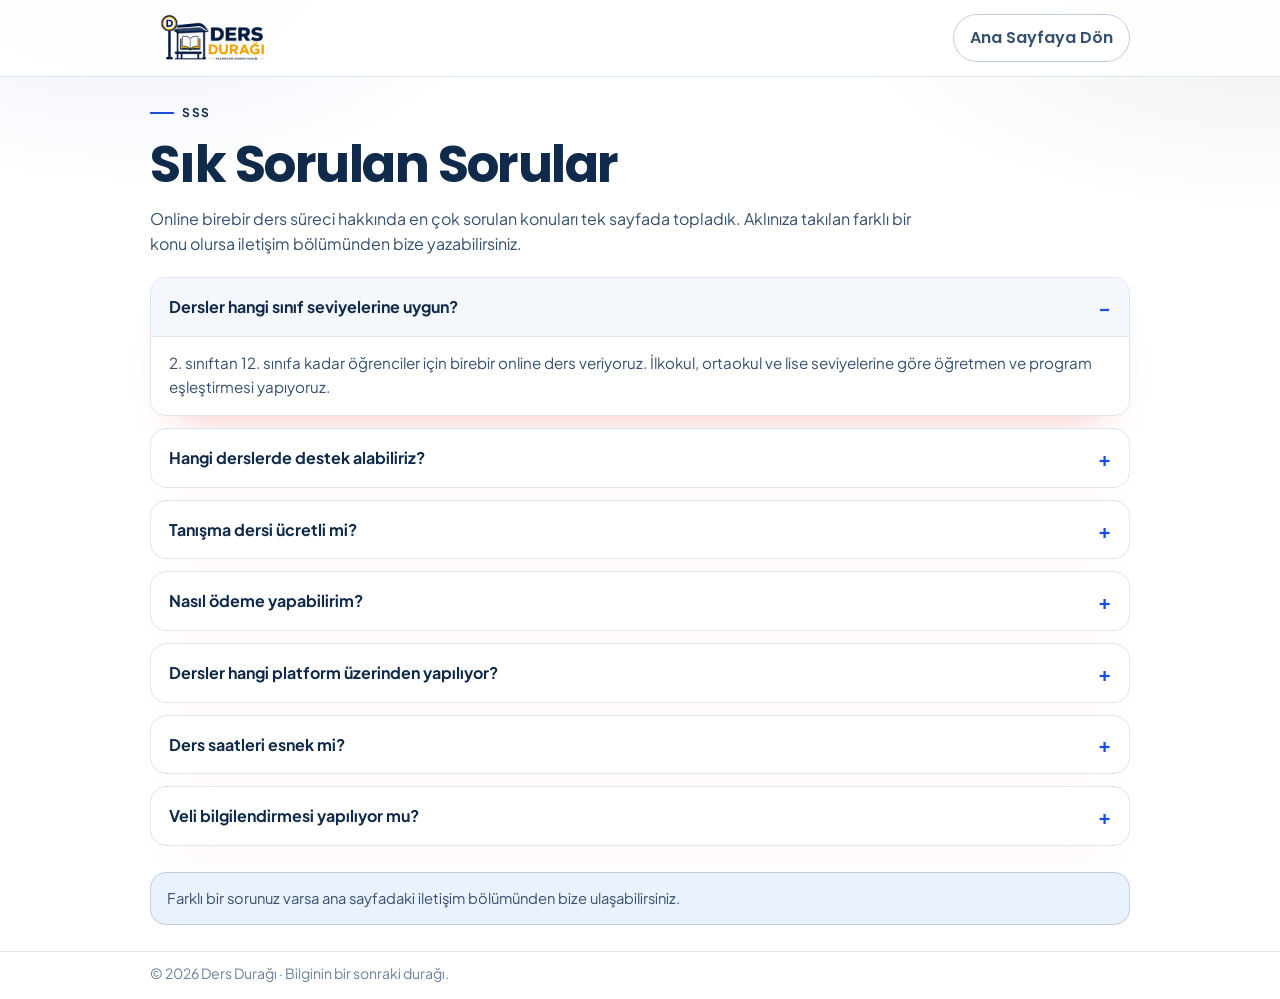
<file: sss.html>
<!DOCTYPE html>
<html lang="tr">
<head>
  <link rel="canonical" href="https://www.dersduragi.com/sss.html">
  <script type="application/ld+json">
    {"@context":"https://schema.org","@type":"FAQPage","inLanguage":"tr-TR","mainEntity":[{"@type":"Question","name":"Dersler hangi sınıf seviyelerine uygun?","acceptedAnswer":{"@type":"Answer","text":"2. sınıftan 12. sınıfa kadar öğrenciler için birebir online ders veriyoruz. İlkokul, ortaokul ve lise seviyelerine göre öğretmen ve program eşleştirmesi yapıyoruz."}},{"@type":"Question","name":"Hangi derslerde destek alabiliriz?","acceptedAnswer":{"@type":"Answer","text":"Türkçe, Matematik, Sosyal Bilgiler, Fen Bilgisi, Fizik, Kimya, Biyoloji ve Hayat Bilgisi derslerinde birebir destek sunuyoruz. Ayrıca LGS, TYT ve AYT hazırlık programlarımız bulunuyor."}},{"@type":"Question","name":"Tanışma dersi ücretli mi?","acceptedAnswer":{"@type":"Answer","text":"Hayır. İlk tanışma dersi ücretsizdir. Bu derste öğrencinin seviyesi ve ihtiyaçları belirlenir, ardından uygun ders planı oluşturulur."}},{"@type":"Question","name":"Nasıl ödeme yapabilirim?","acceptedAnswer":{"@type":"Answer","text":"Havale ve kredi kartı ile ödeme yapabilirsiniz."}},{"@type":"Question","name":"Dersler hangi platform üzerinden yapılıyor?","acceptedAnswer":{"@type":"Answer","text":"Dersler online olarak canlı bağlantı üzerinden gerçekleştirilir. Öğretmen ve öğrenci için en verimli olacak platform, kayıt sırasında birlikte netleştirilir."}},{"@type":"Question","name":"Ders saatleri esnek mi?","acceptedAnswer":{"@type":"Answer","text":"Evet. Öğrencinin okul programı ve ailenin uygunluğuna göre hafta içi veya hafta sonu ders saatleri planlanabilir. Düzenli takip için sabit saat önerilir."}},{"@type":"Question","name":"Veli bilgilendirmesi yapılıyor mu?","acceptedAnswer":{"@type":"Answer","text":"Evet. Ders süreci boyunca öğrencinin gelişimi düzenli olarak takip edilir ve veliyle paylaşılır. Gerekli durumlarda çalışma planı güncellenir."}}]}
  </script>
<meta charset="UTF-8">
<meta name="viewport" content="width=device-width, initial-scale=1.0">
<title>Ders Durağı | Sık Sorulan Sorular</title>
<meta name="description" content="Ders Durağı online birebir ders süreci, ücretlendirme, ders saatleri ve teknik gereksinimler hakkında sık sorulan sorular.">
<link rel="icon" type="image/png" href="logo.png">
<link rel="apple-touch-icon" href="logo.png">
<link rel="preconnect" href="https://fonts.googleapis.com">
<link rel="preconnect" href="https://fonts.gstatic.com" crossorigin>
<link href="https://fonts.googleapis.com/css2?family=Plus+Jakarta+Sans:wght@400;500;600;700&family=Poppins:wght@500;600;700;800&display=swap" rel="stylesheet">
<style>
  :root {
    --ink: #0F2A4A;
    --ink-soft: #36506F;
    --ink-faint: #6B829A;
    --paper: #FFFFFF;
    --paper-2: #F4F7FB;
    --line: #DDE7F2;
    --line-strong: #BFCDE0;
    --brand: #1D4ED8;
    --brand-deep: #0F2A4A;
    --brand-tint: #EAF1FF;
    --maxw: 980px;
    --r-s: 10px;
    --r-m: 16px;
    --r-l: 24px;
    --shadow: 0 24px 42px -28px rgba(231, 25, 25, 0.34);
  }

  * { box-sizing: border-box; margin: 0; padding: 0; }
  body {
    font-family: "Plus Jakarta Sans", system-ui, sans-serif;
    color: var(--ink);
    background:
      radial-gradient(560px 340px at 10% -5%, rgba(29,78,216,.10), transparent 70%),
      radial-gradient(620px 300px at 100% 0%, rgba(15,42,74,.08), transparent 72%),
      var(--paper);
    line-height: 1.6;
  }
  a { color: inherit; text-decoration: none; }
  .wrap { width: min(var(--maxw), calc(100% - 32px)); margin: 0 auto; }

  .top {
    position: sticky;
    top: 0;
    z-index: 20;
    background: rgba(255,255,255,.9);
    border-bottom: 1px solid var(--line);
    backdrop-filter: blur(8px);
    font-family: "Poppins", system-ui, sans-serif;
  }
  .top-inner {
    min-height: 76px;
    display: flex;
    align-items: center;
    justify-content: space-between;
    gap: 14px;
  }
  .brand-logo { height: 54px; width: auto; display: block; }
  .back {
    border: 1px solid var(--line-strong);
    border-radius: 999px;
    padding: 10px 16px;
    font-weight: 600;
    color: var(--ink-soft);
    background: #fff;
  }

  .hero { padding: 18px 0 10px; }
  .eyebrow {
    display: inline-flex;
    align-items: center;
    gap: 8px;
    font-size: .75rem;
    letter-spacing: .14em;
    text-transform: uppercase;
    color: var(--brand-deep);
    font-weight: 700;
  }
  .eyebrow::before { content: ""; width: 24px; height: 2px; background: var(--brand); }
  h1 {
    margin-top: 14px;
    font-family: "Poppins", system-ui, sans-serif;
    font-weight: 700;
    font-size: clamp(2rem, 4.8vw, 3.2rem);
    line-height: 1.08;
    letter-spacing: -.03em;
  }
  .lead {
    margin-top: 14px;
    color: var(--ink-soft);
    max-width: 66ch;
  }

  .block { padding: 10px 0 18px; }
  .faq-grid {
    display: grid;
    gap: 12px;
  }
  .faq {
    background: #fff;
    border: 1px solid var(--line);
    border-radius: var(--r-m);
    box-shadow: var(--shadow);
    overflow: hidden;
  }
  details { padding: 0; }
  summary {
    list-style: none;
    cursor: pointer;
    padding: 16px 18px;
    font-weight: 700;
    color: var(--ink);
    display: flex;
    align-items: center;
    justify-content: space-between;
    gap: 12px;
  }
  summary::-webkit-details-marker { display: none; }
  summary::after {
    content: "+";
    font-size: 1.25rem;
    line-height: 1;
    color: var(--brand);
    font-weight: 700;
  }
  details[open] summary {
    background: var(--paper-2);
    border-bottom: 1px solid var(--line);
  }
  details[open] summary::after { content: "−"; }
  .answer {
    padding: 14px 18px 16px;
    color: var(--ink-soft);
    font-size: .95rem;
  }

  .cta {
    margin-top: 14px;
    background: var(--brand-tint);
    border: 1px solid var(--line-strong);
    border-radius: var(--r-m);
    padding: 14px 16px;
    color: var(--ink-soft);
    font-size: .92rem;
  }

  footer {
    margin-top: 8px;
    padding: 12px 0 16px;
    border-top: 1px solid var(--line);
    color: var(--ink-faint);
    font-size: .88rem;
    line-height: 1.3;
  }

  @media (max-width: 560px) {
    .brand-logo { height: 42px; }
  }
    .btn-primary { background: var(--brand-deep); color: #fff; }
    .btn-primary:hover { background: var(--brand); }
    .btn-ghost { background: #fff; border-color: var(--brand-deep); color: var(--brand-deep); }
    .btn-ghost:hover { background: var(--brand); border-color: var(--brand); color: #fff; }
    .btn-wa { background: #25D366; color: #fff; }
    .btn-wa:hover { background: #128C7E; }
</style>
</head>
<body>
  <header class="top">
    <div class="wrap top-inner">
      <a href="index.html" aria-label="Ders Durağı ana sayfa">
        <img src="logo.png?v=20260623" alt="Ders Durağı logosu" class="brand-logo">
      </a>
      <a href="index.html" class="back">Ana Sayfaya Dön</a>
    </div>
  </header>

  <main>
    <section class="hero">
      <div class="wrap">
        <span class="eyebrow">SSS</span>
        <h1>Sık Sorulan Sorular</h1>
        <p class="lead">Online birebir ders süreci hakkında en çok sorulan konuları tek sayfada topladık. Aklınıza takılan farklı bir konu olursa iletişim bölümünden bize yazabilirsiniz.</p>
      </div>
    </section>

    <section class="block">
      <div class="wrap faq-grid">
        <article class="faq">
          <details open>
            <summary>Dersler hangi sınıf seviyelerine uygun?</summary>
            <p class="answer">2. sınıftan 12. sınıfa kadar öğrenciler için birebir online ders veriyoruz. İlkokul, ortaokul ve lise seviyelerine göre öğretmen ve program eşleştirmesi yapıyoruz.</p>
          </details>
        </article>

        <article class="faq">
          <details>
            <summary>Hangi derslerde destek alabiliriz?</summary>
            <p class="answer">Türkçe, Matematik, Sosyal Bilgiler, Fen Bilgisi, Fizik, Kimya, Biyoloji ve Hayat Bilgisi derslerinde birebir destek sunuyoruz. Ayrıca LGS, TYT ve AYT hazırlık programlarımız bulunuyor.</p>
          </details>
        </article>

        <article class="faq">
          <details>
            <summary>Tanışma dersi ücretli mi?</summary>
            <p class="answer">Hayır. İlk tanışma dersi ücretsizdir. Bu derste öğrencinin seviyesi ve ihtiyaçları belirlenir, ardından uygun ders planı oluşturulur.</p>
          </details>
        </article>

        <article class="faq">
          <details>
            <summary>Nasıl ödeme yapabilirim?</summary>
            <p class="answer">Havale ve kredi kartı ile ödeme yapabilirsiniz.</p>
          </details>
        </article>

        <article class="faq">
          <details>
            <summary>Dersler hangi platform üzerinden yapılıyor?</summary>
            <p class="answer">Dersler online olarak canlı bağlantı üzerinden gerçekleştirilir. Öğretmen ve öğrenci için en verimli olacak platform, kayıt sırasında birlikte netleştirilir.</p>
          </details>
        </article>

        <article class="faq">
          <details>
            <summary>Ders saatleri esnek mi?</summary>
            <p class="answer">Evet. Öğrencinin okul programı ve ailenin uygunluğuna göre hafta içi veya hafta sonu ders saatleri planlanabilir. Düzenli takip için sabit saat önerilir.</p>
          </details>
        </article>

        <article class="faq">
          <details>
            <summary>Veli bilgilendirmesi yapılıyor mu?</summary>
            <p class="answer">Evet. Ders süreci boyunca öğrencinin gelişimi düzenli olarak takip edilir ve veliyle paylaşılır. Gerekli durumlarda çalışma planı güncellenir.</p>
          </details>
        </article>

        <div class="cta">Farklı bir sorunuz varsa ana sayfadaki iletişim bölümünden bize ulaşabilirsiniz.</div>
      </div>
    </section>
  </main>

  <footer>
    <div class="wrap">© 2026 Ders Durağı · Bilginin bir sonraki durağı.</div>
  </footer>
</body>
</html>
</file>
